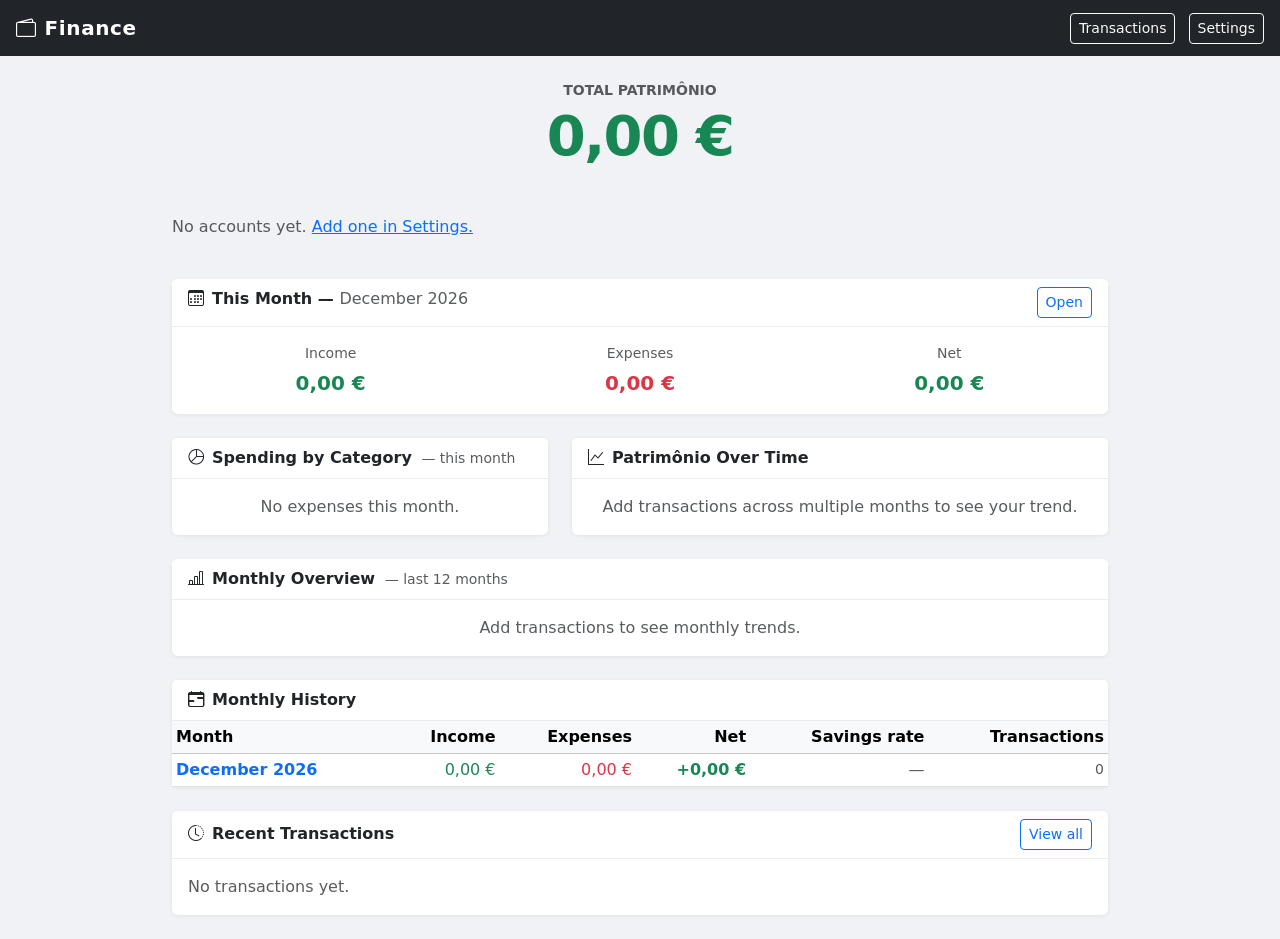
<file: index.html>
<!DOCTYPE html>
<html lang="en">
<head>
    <meta charset="UTF-8">
    <meta name="viewport" content="width=device-width, initial-scale=1.0">
    <title>Finance — Dashboard</title>
    <link rel="stylesheet" href="https://cdn.jsdelivr.net/npm/bootstrap@5.3.3/dist/css/bootstrap.min.css">
    <link rel="stylesheet" href="https://cdn.jsdelivr.net/npm/bootstrap-icons@1.11.3/font/bootstrap-icons.min.css">
    <link rel="stylesheet" href="css/style.css">
</head>
<body>
    <nav class="navbar navbar-dark bg-dark px-3">
        <a class="navbar-brand" href="index.html"><i class="bi bi-wallet2 me-2"></i>Finance</a>
        <div>
            <a href="transactions.html" class="btn btn-sm btn-outline-light me-2">Transactions</a>
            <a href="settings.html" class="btn btn-sm btn-outline-light">Settings</a>
        </div>
    </nav>

    <main class="container py-4" style="max-width:960px">

        <!-- Patrimônio -->
        <div class="text-center mb-5">
            <p class="text-muted text-uppercase small fw-semibold mb-1">Total Patrimônio</p>
            <div id="total-patrimonio" class="patrimonio-value text-success">€0,00</div>
        </div>

        <!-- Account Cards -->
        <div class="row mb-4" id="accounts-row"></div>

        <!-- This Month Summary -->
        <div class="card mb-4">
            <div class="card-header fw-semibold">
                <i class="bi bi-calendar3 me-2"></i>This Month —
                <span id="current-month-label" class="text-muted fw-normal"></span>
                <a id="view-month-link" href="transactions.html" class="btn btn-sm btn-outline-primary float-end">Open</a>
            </div>
            <div class="card-body py-3">
                <div class="row text-center">
                    <div class="col-4">
                        <div class="text-muted small mb-1">Income</div>
                        <div id="month-income" class="fs-5 fw-bold text-success">€0,00</div>
                    </div>
                    <div class="col-4">
                        <div class="text-muted small mb-1">Expenses</div>
                        <div id="month-expenses" class="fs-5 fw-bold text-danger">€0,00</div>
                    </div>
                    <div class="col-4">
                        <div class="text-muted small mb-1">Net</div>
                        <div id="month-net" class="fs-5 fw-bold">€0,00</div>
                    </div>
                </div>
            </div>
        </div>

        <!-- Row: Category doughnut + Patrimônio trend -->
        <div class="row mb-4">
            <div class="col-lg-5 mb-4 mb-lg-0">
                <div class="card h-100">
                    <div class="card-header fw-semibold">
                        <i class="bi bi-pie-chart me-2"></i>Spending by Category
                        <span class="text-muted small fw-normal ms-1">— this month</span>
                    </div>
                    <div class="card-body d-flex align-items-center justify-content-center">
                        <p id="category-no-data" class="text-muted mb-0">No expenses this month.</p>
                        <div id="category-chart-wrapper" style="display:none; width:100%">
                            <canvas id="category-chart"></canvas>
                        </div>
                    </div>
                </div>
            </div>
            <div class="col-lg-7">
                <div class="card h-100">
                    <div class="card-header fw-semibold">
                        <i class="bi bi-graph-up me-2"></i>Patrimônio Over Time
                    </div>
                    <div class="card-body d-flex align-items-center justify-content-center">
                        <p id="patrimonio-chart-no-data" class="text-muted mb-0">Add transactions across multiple months to see your trend.</p>
                        <div id="patrimonio-chart-wrapper" style="display:none; position:relative; width:100%; height:220px">
                            <canvas id="patrimonio-chart"></canvas>
                        </div>
                    </div>
                </div>
            </div>
        </div>

        <!-- Monthly Income vs Expenses (bar chart) -->
        <div class="card mb-4">
            <div class="card-header fw-semibold">
                <i class="bi bi-bar-chart-line me-2"></i>Monthly Overview
                <span class="text-muted small fw-normal ms-1">— last 12 months</span>
            </div>
            <div class="card-body d-flex align-items-center justify-content-center">
                <p id="monthly-chart-no-data" class="text-muted mb-0">Add transactions to see monthly trends.</p>
                <div id="monthly-chart-wrapper" style="display:none; position:relative; width:100%; height:250px">
                    <canvas id="monthly-chart"></canvas>
                </div>
            </div>
        </div>

        <!-- Monthly History Table -->
        <div class="card mb-4">
            <div class="card-header fw-semibold">
                <i class="bi bi-calendar-range me-2"></i>Monthly History
            </div>
            <div id="monthly-history-container">
                <p class="text-muted p-3 mb-0">No history yet.</p>
            </div>
        </div>

        <!-- Recent Transactions -->
        <div class="card">
            <div class="card-header d-flex justify-content-between align-items-center">
                <span class="fw-semibold"><i class="bi bi-clock-history me-2"></i>Recent Transactions</span>
                <a href="transactions.html" class="btn btn-sm btn-outline-primary">View all</a>
            </div>
            <div id="recent-transactions">
                <p class="text-muted p-3 mb-0">No transactions yet.</p>
            </div>
        </div>
    </main>

    <!-- Edit Balance Modal -->
    <div class="modal fade" id="editBalanceModal" tabindex="-1">
        <div class="modal-dialog modal-sm">
            <div class="modal-content">
                <div class="modal-header py-2">
                    <h6 class="modal-title">Update Balance — <span id="edit-balance-name"></span></h6>
                    <button class="btn-close" data-bs-dismiss="modal"></button>
                </div>
                <div class="modal-body">
                    <input type="hidden" id="balance-account-id">
                    <input type="number" id="balance-input" class="form-control" step="0.01" placeholder="0.00">
                </div>
                <div class="modal-footer py-2">
                    <button class="btn btn-secondary btn-sm" data-bs-dismiss="modal">Cancel</button>
                    <button class="btn btn-primary btn-sm" id="save-balance-btn">Save</button>
                </div>
            </div>
        </div>
    </div>

    <script src="https://cdn.jsdelivr.net/npm/bootstrap@5.3.3/dist/js/bootstrap.bundle.min.js"></script>
    <script src="js/chart.min.js"></script>
    <script src="js/storage.js"></script>
    <script src="js/format.js"></script>
    <script src="js/dashboard.js"></script>
</body>
</html>
</file>
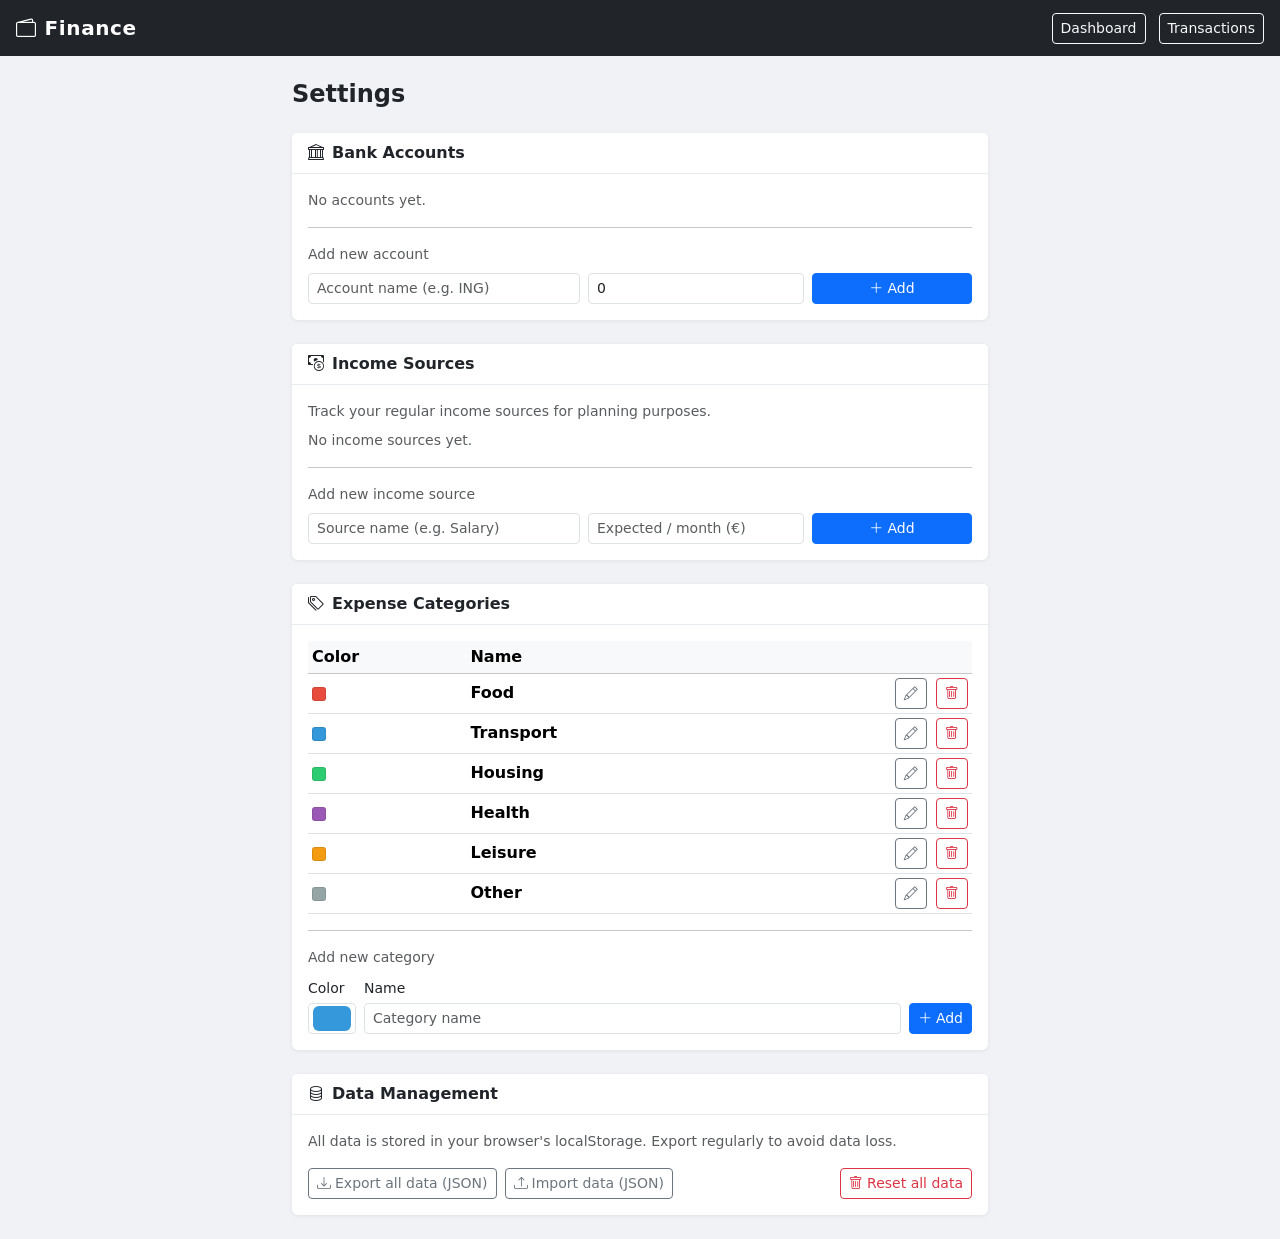
<file: settings.html>
<!DOCTYPE html>
<html lang="en">
<head>
    <meta charset="UTF-8">
    <meta name="viewport" content="width=device-width, initial-scale=1.0">
    <title>Finance — Settings</title>
    <link rel="stylesheet" href="https://cdn.jsdelivr.net/npm/bootstrap@5.3.3/dist/css/bootstrap.min.css">
    <link rel="stylesheet" href="https://cdn.jsdelivr.net/npm/bootstrap-icons@1.11.3/font/bootstrap-icons.min.css">
    <link rel="stylesheet" href="css/style.css">
</head>
<body>
    <nav class="navbar navbar-dark bg-dark px-3">
        <a class="navbar-brand" href="index.html"><i class="bi bi-wallet2 me-2"></i>Finance</a>
        <div>
            <a href="index.html" class="btn btn-sm btn-outline-light me-2">Dashboard</a>
            <a href="transactions.html" class="btn btn-sm btn-outline-light">Transactions</a>
        </div>
    </nav>

    <main class="container py-4" style="max-width:720px">
        <h4 class="mb-4 fw-bold">Settings</h4>

        <!-- Bank Accounts -->
        <div class="card mb-4">
            <div class="card-header fw-semibold">
                <i class="bi bi-bank me-2"></i>Bank Accounts
            </div>
            <div class="card-body">
                <div id="accounts-list" class="mb-3"></div>
                <hr class="my-3">
                <p class="small text-muted mb-2">Add new account</p>
                <form id="add-account-form" class="row g-2">
                    <div class="col-sm-5">
                        <input type="text" id="new-account-name" class="form-control form-control-sm" placeholder="Account name (e.g. ING)" required>
                    </div>
                    <div class="col-sm-4">
                        <input type="number" id="new-account-balance" class="form-control form-control-sm" placeholder="Current balance (€)" step="0.01" value="0" required>
                    </div>
                    <div class="col-sm-3">
                        <button type="submit" class="btn btn-primary btn-sm w-100">
                            <i class="bi bi-plus-lg me-1"></i>Add
                        </button>
                    </div>
                </form>
            </div>
        </div>

        <!-- Income Sources -->
        <div class="card mb-4">
            <div class="card-header fw-semibold">
                <i class="bi bi-cash-coin me-2"></i>Income Sources
            </div>
            <div class="card-body">
                <p class="small text-muted mb-2">Track your regular income sources for planning purposes.</p>
                <div id="income-sources-list" class="mb-3"></div>
                <hr class="my-3">
                <p class="small text-muted mb-2">Add new income source</p>
                <form id="add-income-form" class="row g-2">
                    <div class="col-sm-5">
                        <input type="text" id="new-income-name" class="form-control form-control-sm" placeholder="Source name (e.g. Salary)" required>
                    </div>
                    <div class="col-sm-4">
                        <input type="number" id="new-income-amount" class="form-control form-control-sm" placeholder="Expected / month (€)" step="0.01" min="0" required>
                    </div>
                    <div class="col-sm-3">
                        <button type="submit" class="btn btn-primary btn-sm w-100">
                            <i class="bi bi-plus-lg me-1"></i>Add
                        </button>
                    </div>
                </form>
            </div>
        </div>

        <!-- Categories -->
        <div class="card mb-4">
            <div class="card-header fw-semibold">
                <i class="bi bi-tags me-2"></i>Expense Categories
            </div>
            <div class="card-body">
                <div id="categories-list" class="mb-3"></div>
                <hr class="my-3">
                <p class="small text-muted mb-2">Add new category</p>
                <form id="add-category-form" class="row g-2 align-items-end">
                    <div class="col-auto">
                        <label class="form-label small mb-1">Color</label>
                        <input type="color" id="new-category-color" class="form-control form-control-color form-control-sm" value="#3498db" title="Pick a color">
                    </div>
                    <div class="col">
                        <label class="form-label small mb-1">Name</label>
                        <input type="text" id="new-category-name" class="form-control form-control-sm" placeholder="Category name" required>
                    </div>
                    <div class="col-auto">
                        <button type="submit" class="btn btn-primary btn-sm">
                            <i class="bi bi-plus-lg me-1"></i>Add
                        </button>
                    </div>
                </form>
            </div>
        </div>

        <!-- Data Management -->
        <div class="card">
            <div class="card-header fw-semibold">
                <i class="bi bi-database me-2"></i>Data Management
            </div>
            <div class="card-body">
                <p class="small text-muted mb-3">All data is stored in your browser's localStorage. Export regularly to avoid data loss.</p>
                <div class="d-flex flex-wrap gap-2">
                    <button class="btn btn-outline-secondary btn-sm" id="export-all-btn">
                        <i class="bi bi-download me-1"></i>Export all data (JSON)
                    </button>
                    <button class="btn btn-outline-secondary btn-sm" id="import-btn">
                        <i class="bi bi-upload me-1"></i>Import data (JSON)
                    </button>
                    <button class="btn btn-outline-danger btn-sm ms-auto" id="reset-btn">
                        <i class="bi bi-trash me-1"></i>Reset all data
                    </button>
                </div>
            </div>
        </div>
    </main>

    <!-- Edit Account Modal -->
    <div class="modal fade" id="editAccountModal" tabindex="-1">
        <div class="modal-dialog modal-sm">
            <div class="modal-content">
                <div class="modal-header py-2">
                    <h6 class="modal-title">Edit Account</h6>
                    <button class="btn-close" data-bs-dismiss="modal"></button>
                </div>
                <div class="modal-body">
                    <input type="hidden" id="edit-account-id">
                    <div class="mb-2">
                        <label class="form-label small mb-1">Name</label>
                        <input type="text" id="edit-account-name" class="form-control form-control-sm">
                    </div>
                    <div>
                        <label class="form-label small mb-1">Balance (€)</label>
                        <input type="number" id="edit-account-balance" class="form-control form-control-sm" step="0.01">
                    </div>
                </div>
                <div class="modal-footer py-2">
                    <button class="btn btn-secondary btn-sm" data-bs-dismiss="modal">Cancel</button>
                    <button class="btn btn-primary btn-sm" id="save-account-btn">Save</button>
                </div>
            </div>
        </div>
    </div>

    <!-- Edit Income Source Modal -->
    <div class="modal fade" id="editIncomeModal" tabindex="-1">
        <div class="modal-dialog modal-sm">
            <div class="modal-content">
                <div class="modal-header py-2">
                    <h6 class="modal-title">Edit Income Source</h6>
                    <button class="btn-close" data-bs-dismiss="modal"></button>
                </div>
                <div class="modal-body">
                    <input type="hidden" id="edit-income-id">
                    <div class="mb-2">
                        <label class="form-label small mb-1">Name</label>
                        <input type="text" id="edit-income-name" class="form-control form-control-sm">
                    </div>
                    <div>
                        <label class="form-label small mb-1">Expected amount / month (€)</label>
                        <input type="number" id="edit-income-amount" class="form-control form-control-sm" step="0.01" min="0">
                    </div>
                </div>
                <div class="modal-footer py-2">
                    <button class="btn btn-secondary btn-sm" data-bs-dismiss="modal">Cancel</button>
                    <button class="btn btn-primary btn-sm" id="save-income-btn">Save</button>
                </div>
            </div>
        </div>
    </div>

    <!-- Edit Category Modal -->
    <div class="modal fade" id="editCategoryModal" tabindex="-1">
        <div class="modal-dialog modal-sm">
            <div class="modal-content">
                <div class="modal-header py-2">
                    <h6 class="modal-title">Edit Category</h6>
                    <button class="btn-close" data-bs-dismiss="modal"></button>
                </div>
                <div class="modal-body">
                    <input type="hidden" id="edit-category-id">
                    <div class="mb-2">
                        <label class="form-label small mb-1">Color</label>
                        <input type="color" id="edit-category-color" class="form-control form-control-color form-control-sm">
                    </div>
                    <div>
                        <label class="form-label small mb-1">Name</label>
                        <input type="text" id="edit-category-name" class="form-control form-control-sm">
                    </div>
                </div>
                <div class="modal-footer py-2">
                    <button class="btn btn-secondary btn-sm" data-bs-dismiss="modal">Cancel</button>
                    <button class="btn btn-primary btn-sm" id="save-category-btn">Save</button>
                </div>
            </div>
        </div>
    </div>

    <!-- Reset Confirmation Modal -->
    <div class="modal fade" id="resetModal" tabindex="-1">
        <div class="modal-dialog modal-sm">
            <div class="modal-content">
                <div class="modal-header py-2">
                    <h6 class="modal-title text-danger"><i class="bi bi-exclamation-triangle me-1"></i>Reset All Data</h6>
                    <button class="btn-close" data-bs-dismiss="modal"></button>
                </div>
                <div class="modal-body">
                    <p class="mb-1">This will permanently delete <strong>all</strong> accounts, transactions, income sources, and categories.</p>
                    <p class="text-muted small mb-0">Export your data first if you want a backup.</p>
                </div>
                <div class="modal-footer py-2">
                    <button class="btn btn-secondary btn-sm" data-bs-dismiss="modal">Cancel</button>
                    <button class="btn btn-danger btn-sm" id="confirm-reset-btn">Delete everything</button>
                </div>
            </div>
        </div>
    </div>

    <script src="https://cdn.jsdelivr.net/npm/bootstrap@5.3.3/dist/js/bootstrap.bundle.min.js"></script>
    <script src="js/storage.js"></script>
    <script src="js/format.js"></script>
    <script src="js/settings.js"></script>
</body>
</html>
</file>
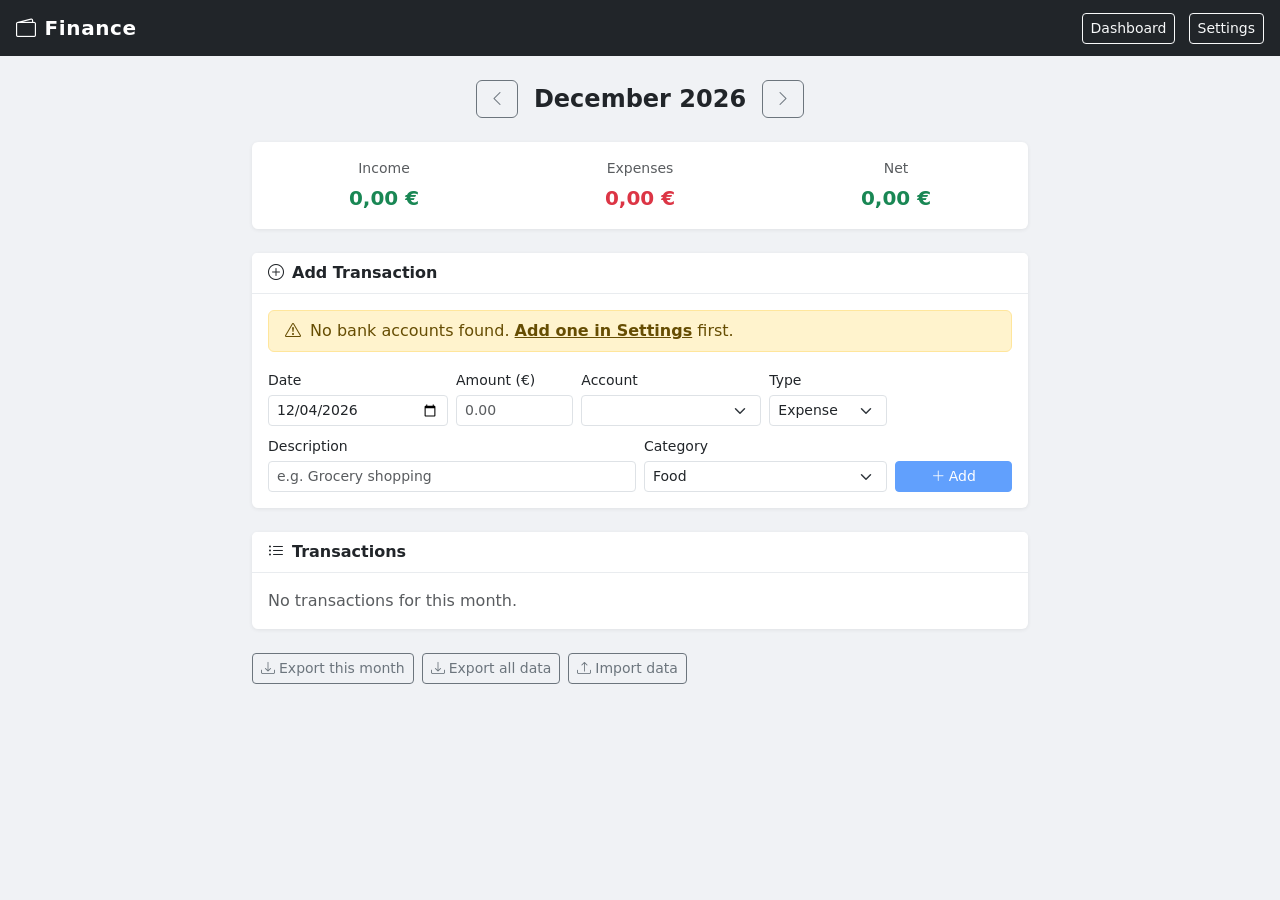
<file: transactions.html>
<!DOCTYPE html>
<html lang="en">
<head>
    <meta charset="UTF-8">
    <meta name="viewport" content="width=device-width, initial-scale=1.0">
    <title>Finance — Transactions</title>
    <link rel="stylesheet" href="https://cdn.jsdelivr.net/npm/bootstrap@5.3.3/dist/css/bootstrap.min.css">
    <link rel="stylesheet" href="https://cdn.jsdelivr.net/npm/bootstrap-icons@1.11.3/font/bootstrap-icons.min.css">
    <link rel="stylesheet" href="css/style.css">
</head>
<body>
    <nav class="navbar navbar-dark bg-dark px-3">
        <a class="navbar-brand" href="index.html"><i class="bi bi-wallet2 me-2"></i>Finance</a>
        <div>
            <a href="index.html" class="btn btn-sm btn-outline-light me-2">Dashboard</a>
            <a href="settings.html" class="btn btn-sm btn-outline-light">Settings</a>
        </div>
    </nav>

    <main class="container py-4" style="max-width:800px">

        <!-- Month Navigator -->
        <div class="d-flex justify-content-center mb-4">
            <div class="month-nav">
                <button class="btn btn-outline-secondary" id="prev-month">
                    <i class="bi bi-chevron-left"></i>
                </button>
                <h4 id="month-label">Loading…</h4>
                <button class="btn btn-outline-secondary" id="next-month">
                    <i class="bi bi-chevron-right"></i>
                </button>
            </div>
        </div>

        <!-- Month Summary -->
        <div class="card mb-4">
            <div class="card-body py-3">
                <div class="row text-center">
                    <div class="col-4">
                        <div class="text-muted small mb-1">Income</div>
                        <div id="month-income" class="fs-5 fw-bold text-success">€0,00</div>
                    </div>
                    <div class="col-4">
                        <div class="text-muted small mb-1">Expenses</div>
                        <div id="month-expenses" class="fs-5 fw-bold text-danger">€0,00</div>
                    </div>
                    <div class="col-4">
                        <div class="text-muted small mb-1">Net</div>
                        <div id="month-net" class="fs-5 fw-bold">€0,00</div>
                    </div>
                </div>
            </div>
        </div>

        <!-- Add Transaction Form -->
        <div class="card mb-4">
            <div class="card-header fw-semibold">
                <i class="bi bi-plus-circle me-2"></i>Add Transaction
            </div>
            <div class="card-body">
                <div id="no-accounts-warning" class="alert alert-warning py-2 d-none">
                    <i class="bi bi-exclamation-triangle me-1"></i>
                    No bank accounts found. <a href="settings.html" class="alert-link">Add one in Settings</a> first.
                </div>
                <form id="add-tx-form" novalidate>
                    <div class="row g-2">
                        <div class="col-6 col-md-3">
                            <label class="form-label small mb-1">Date</label>
                            <input type="date" id="tx-date" class="form-control form-control-sm" required>
                        </div>
                        <div class="col-6 col-md-2">
                            <label class="form-label small mb-1">Amount (€)</label>
                            <input type="number" id="tx-amount" class="form-control form-control-sm" step="0.01" min="0.01" placeholder="0.00" required>
                        </div>
                        <div class="col-6 col-md-3">
                            <label class="form-label small mb-1">Account</label>
                            <select id="tx-account" class="form-select form-select-sm" required></select>
                        </div>
                        <div class="col-6 col-md-2">
                            <label class="form-label small mb-1">Type</label>
                            <select id="tx-type" class="form-select form-select-sm">
                                <option value="expense">Expense</option>
                                <option value="income">Income</option>
                            </select>
                        </div>
                        <div class="col-12 col-md-6">
                            <label class="form-label small mb-1">Description</label>
                            <input type="text" id="tx-description" class="form-control form-control-sm" placeholder="e.g. Grocery shopping" required>
                        </div>
                        <div class="col-8 col-md-4" id="category-field">
                            <label class="form-label small mb-1">Category</label>
                            <select id="tx-category" class="form-select form-select-sm"></select>
                        </div>
                        <div class="col-4 col-md-2 d-flex align-items-end">
                            <button type="submit" id="add-tx-btn" class="btn btn-primary btn-sm w-100">
                                <i class="bi bi-plus-lg me-1"></i>Add
                            </button>
                        </div>
                    </div>
                </form>
            </div>
        </div>

        <!-- Transaction List -->
        <div class="card mb-4">
            <div class="card-header fw-semibold">
                <i class="bi bi-list-ul me-2"></i>Transactions
            </div>
            <div id="transaction-list">
                <p class="text-muted p-3 mb-0">No transactions for this month.</p>
            </div>
        </div>

        <!-- Export / Import -->
        <div class="d-flex flex-wrap gap-2">
            <button class="btn btn-outline-secondary btn-sm" id="export-month-btn">
                <i class="bi bi-download me-1"></i>Export this month
            </button>
            <button class="btn btn-outline-secondary btn-sm" id="export-all-btn">
                <i class="bi bi-download me-1"></i>Export all data
            </button>
            <button class="btn btn-outline-secondary btn-sm" id="import-btn">
                <i class="bi bi-upload me-1"></i>Import data
            </button>
        </div>
    </main>

    <script src="https://cdn.jsdelivr.net/npm/bootstrap@5.3.3/dist/js/bootstrap.bundle.min.js"></script>
    <script src="js/storage.js"></script>
    <script src="js/format.js"></script>
    <script src="js/transactions.js"></script>
</body>
</html>
</file>
<file: css/style.css>
:root {
    --color-income: #198754;
    --color-expense: #dc3545;
}

body {
    background-color: #f0f2f5;
    min-height: 100vh;
}

.navbar-brand {
    font-weight: 700;
    letter-spacing: 0.03em;
}

/* Dashboard patrimônio */
.patrimonio-value {
    font-size: 3.5rem;
    font-weight: 800;
    letter-spacing: -0.03em;
    line-height: 1.1;
}

/* Category breakdown bars */
.color-swatch {
    display: inline-block;
    width: 14px;
    height: 14px;
    border-radius: 3px;
    vertical-align: middle;
    border: 1px solid rgba(0, 0, 0, 0.1);
    flex-shrink: 0;
}

/* Inline category badge used in transaction rows */
.badge-category {
    font-size: 0.7rem;
    font-weight: 500;
    padding: 2px 7px;
    border-radius: 3px;
    color: #fff;
    display: inline-block;
    line-height: 1.4;
}

/* Transaction amount colours */
.transaction-amount-income  { color: var(--color-income);  font-weight: 600; }
.transaction-amount-expense { color: var(--color-expense); font-weight: 600; }

/* Month navigator on Transactions page */
.month-nav {
    display: flex;
    align-items: center;
    gap: 1rem;
}

.month-nav h4 {
    min-width: 190px;
    text-align: center;
    margin: 0;
    font-weight: 600;
}

/* Card refinements */
.card {
    border: none;
    box-shadow: 0 1px 4px rgba(0, 0, 0, 0.07);
}

.card-header {
    background-color: #fff;
    border-bottom: 1px solid #e9ecef;
}

.list-group-item {
    border-left: none;
    border-right: none;
}

.list-group-item:first-child { border-top: none; }

/* Settings color input */
input[type="color"].form-control-color {
    height: 31px;
    padding: 2px 4px;
    cursor: pointer;
}

@media (max-width: 576px) {
    .patrimonio-value { font-size: 2.5rem; }
    .month-nav h4     { min-width: 140px; }
}
</file>
